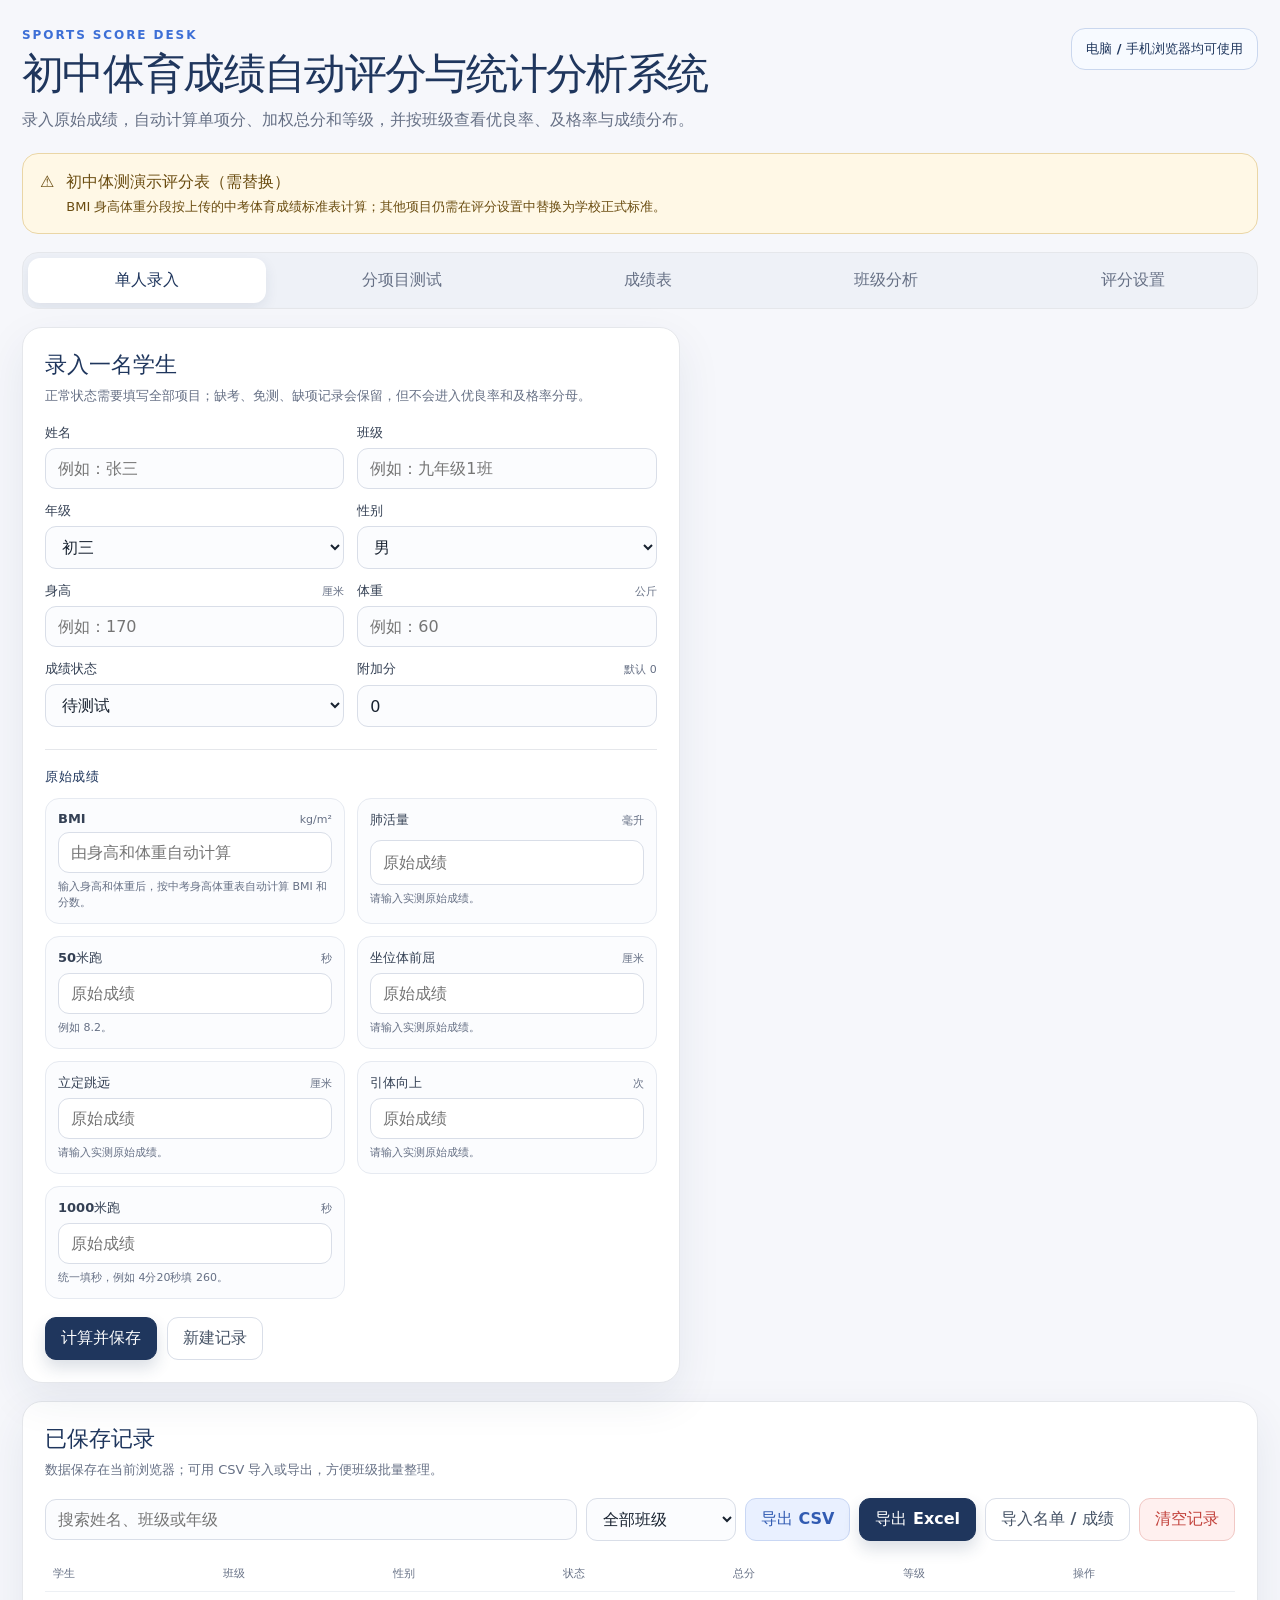
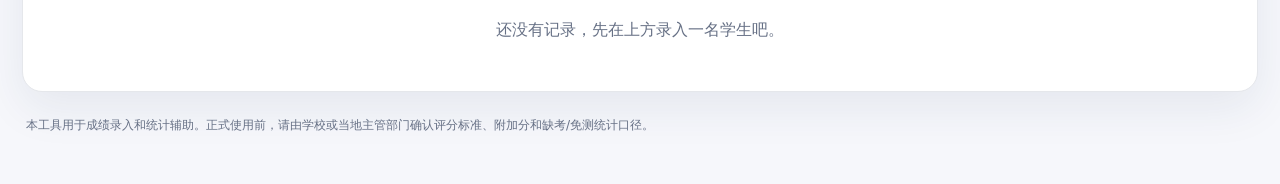
<file: index.html>
<!doctype html>
<html lang="zh-CN">
  <head>
    <meta charset="UTF-8" />
    <meta name="viewport" content="width=device-width, initial-scale=1.0" />
    <meta name="description" content="初中体育成绩自动评分与统计分析系统" />
    <title>初中体育成绩自动评分与统计分析系统</title>
    <link rel="stylesheet" href="./styles.css" />
  </head>
  <body>
    <main class="app-shell">
      <header class="topbar">
        <div>
          <p class="eyebrow">SPORTS SCORE DESK</p>
          <h1>初中体育成绩自动评分与统计分析系统</h1>
          <p class="subtitle">录入原始成绩，自动计算单项分、加权总分和等级，并按班级查看优良率、及格率与成绩分布。</p>
        </div>
        <div class="topbar-badge">电脑 / 手机浏览器均可使用</div>
      </header>

      <section class="notice" aria-live="polite">
        <div aria-hidden="true">⚠️</div>
        <div>
          <strong id="standard-title">评分标准</strong>
          <p id="standard-note">请在“评分设置”中确认并替换为学校、地区和年份对应的正式标准。</p>
        </div>
      </section>

      <nav class="tabs" aria-label="功能导航">
        <button type="button" data-tab="input" class="active">单人录入</button>
        <button type="button" data-tab="project">分项目测试</button>
        <button type="button" data-tab="final">成绩表</button>
        <button type="button" data-tab="analysis">班级分析</button>
        <button type="button" data-tab="settings">评分设置</button>
      </nav>

      <section data-panel="input" class="active">
        <div class="input-layout">
          <section id="input-panel" class="card">
            <div class="card-inner">
              <div class="card-heading">
                <div>
                  <h2 id="form-title">录入一名学生</h2>
                  <p>正常状态需要填写全部项目；缺考、免测、缺项记录会保留，但不会进入优良率和及格率分母。</p>
                </div>
              </div>
              <form id="student-form">
                <div class="identity-grid">
                  <label class="field" for="student-name"><span>姓名</span><input id="student-name" required placeholder="例如：张三" /></label>
                  <label class="field" for="class-name"><span>班级</span><input id="class-name" required placeholder="例如：九年级1班" /></label>
                  <label class="field" for="grade"><span>年级</span><select id="grade"><option>初一</option><option>初二</option><option selected>初三</option></select></label>
                  <label class="field" for="gender"><span>性别</span><select id="gender"><option value="male">男</option><option value="female">女</option></select></label>
                  <label class="field" for="height"><span>身高 <small>厘米</small></span><input id="height" type="number" min="1" step="0.1" placeholder="例如：170" /></label>
                  <label class="field" for="weight"><span>体重 <small>公斤</small></span><input id="weight" type="number" min="1" step="0.1" placeholder="例如：60" /></label>
                  <label class="field" for="status"><span>成绩状态</span><select id="status"><option value="pending">待测试</option><option value="active">正常</option><option value="absent">缺考</option><option value="exempt">免测</option><option value="incomplete">缺项</option></select></label>
                  <label class="field" for="bonus"><span>附加分 <small>默认 0</small></span><input id="bonus" type="number" min="0" step="0.1" value="0" placeholder="没有就填 0" /></label>
                </div>

                <div class="section-label">原始成绩</div>
                <div id="score-fields" class="score-fields"></div>

                <div class="form-actions">
                  <button id="submit-record" class="button-primary" type="submit">计算并保存</button>
                  <button id="reset-form" class="button-ghost" type="button">新建记录</button>
                  <span id="form-message" class="message" aria-live="polite"></span>
                </div>
              </form>
            </div>
          </section>

          <section id="result-panel" class="card result-panel hidden" aria-live="polite">
            <div class="card-inner">
              <div class="card-heading">
                <div>
                  <h2>本次计算结果</h2>
                  <p>总分按当前评分设置的权重计算。</p>
                </div>
              </div>
              <div class="result-summary">
                <div class="result-stat"><small>加权基础分</small><strong id="result-base">—</strong></div>
                <div class="result-stat"><small>总分</small><strong id="result-total">—</strong></div>
                <div class="result-stat"><small>等级</small><span id="result-grade" class="grade-pill neutral">—</span></div>
              </div>
              <div class="table-wrap">
                <table class="result-table">
                  <thead><tr><th>项目</th><th>原始成绩</th><th>单项分</th><th>权重</th><th>折算分</th></tr></thead>
                  <tbody id="result-items"></tbody>
                </table>
              </div>
            </div>
          </section>
        </div>

        <section class="card list-card">
          <div class="card-inner">
            <div class="card-heading">
              <div>
                <h2>已保存记录</h2>
                <p>数据保存在当前浏览器；可用 CSV 导入或导出，方便班级批量整理。</p>
              </div>
              <span id="list-message" class="message" aria-live="polite"></span>
            </div>
            <div class="toolbar">
              <input id="search-input" placeholder="搜索姓名、班级或年级" aria-label="搜索记录" />
              <select id="filter-class" aria-label="按班级筛选"><option value="">全部班级</option></select>
              <button id="export-csv" class="button-secondary" type="button">导出 CSV</button>
              <button id="export-xlsx" class="button-primary" type="button">导出 Excel</button>
              <label class="button-ghost" for="import-csv">导入名单 / 成绩<input id="import-csv" type="file" accept=".xlsx,.csv,.tsv,application/vnd.openxmlformats-officedocument.spreadsheetml.sheet,text/csv" hidden /></label>
              <button id="clear-records" class="button-danger" type="button">清空记录</button>
            </div>
            <div class="table-wrap">
              <table class="records-table">
                <thead><tr><th>学生</th><th>班级</th><th>性别</th><th>状态</th><th>总分</th><th>等级</th><th>操作</th></tr></thead>
                <tbody id="records-body"></tbody>
              </table>
              <div id="empty-records" class="empty-state">还没有记录，先在上方录入一名学生吧。</div>
            </div>
          </div>
        </section>
      </section>

      <section data-panel="project">
        <section class="card">
          <div class="card-inner">
            <div class="card-heading">
              <div>
                <h2>分项目测试台</h2>
                <p>先导入全部测试名单，再选择今天要测试的项目。录入一人的成绩后会立即保存，下一节课换项目即可继续。</p>
              </div>
              <span id="roster-message" class="message" aria-live="polite"></span>
            </div>

            <div class="roster-actions">
              <label class="button-secondary" for="roster-file">导入 Excel / CSV 名单<input id="roster-file" type="file" accept=".xlsx,.csv,.tsv,application/vnd.openxmlformats-officedocument.spreadsheetml.sheet,text/csv" hidden /></label>
              <button id="download-roster-template" class="button-ghost" type="button">下载名单模板</button>
              <span class="helper-text">支持 .xlsx 多工作表和 CSV，一次导入全部班级；表头至少包含：姓名、班级。选择 BMI 项目后输入身高和体重，系统按中考身高体重表计算 BMI 和标准分。</span>
            </div>

            <div class="project-toolbar">
              <label class="field compact-field" for="project-select"><span>当前测试项目</span><select id="project-select"></select></label>
              <label class="field compact-field" for="project-class-filter"><span>班级</span><select id="project-class-filter"><option value="">全部班级</option></select></label>
              <label class="field compact-field project-search" for="project-search"><span>查找学生</span><input id="project-search" placeholder="姓名或班级" /></label>
            </div>

            <div class="project-metrics">
              <div class="metric"><small>名单人数</small><strong id="project-roster-count">0</strong></div>
              <div class="metric"><small>本项目已录</small><strong id="project-completed-count">0</strong></div>
              <div class="metric"><small>当前顺序</small><strong id="project-current-order">—</strong></div>
              <div class="metric"><small>当前项目</small><strong id="project-current-label">—</strong></div>
            </div>

            <div class="project-workspace">
              <section class="project-current card-subtle">
                <p class="eyebrow">CURRENT STUDENT</p>
                <h3 id="project-student-name">请先导入测试名单</h3>
                <p id="project-student-meta" class="muted-line">导入名单后，系统会按照名单顺序准备测试对象。</p>
                <label class="field" for="project-student-select"><span>选择当前学生</span><select id="project-student-select"><option value="">暂无学生</option></select></label>
                <label class="field project-score-input" for="project-score-input"><span id="project-score-label">成绩</span><input id="project-score-input" type="number" inputmode="decimal" step="0.1" disabled placeholder="选择学生后输入" /></label>
                <div id="project-bmi-inputs" class="project-bmi-inputs hidden">
                  <label class="field" for="project-height-input"><span>身高 <small>厘米</small></span><input id="project-height-input" type="number" min="1" step="0.1" placeholder="例如：170" disabled /></label>
                  <label class="field" for="project-weight-input"><span>体重 <small>公斤</small></span><input id="project-weight-input" type="number" min="1" step="0.1" placeholder="例如：60" disabled /></label>
                  <p id="project-bmi-preview" class="auto-save-note">输入身高和体重后，系统会计算 BMI 和身高体重标准分。</p>
                </div>
                <label class="field" for="project-status"><span>当前状态</span><select id="project-status" disabled><option value="pending">待测试</option><option value="active">正常</option><option value="incomplete">未完成</option><option value="absent">缺考</option><option value="exempt">免测</option></select></label>
                <p id="project-auto-save" class="auto-save-note">输入成绩后会自动保存到当前浏览器。</p>
                <div class="form-actions">
                  <button id="project-prev" class="button-ghost" type="button">上一人</button>
                  <button id="project-save-next" class="button-primary" type="button">保存并下一人</button>
                  <button id="project-skip" class="button-ghost" type="button">跳过此人</button>
                </div>
              </section>

              <section class="project-list card-subtle">
                <div class="card-heading compact-heading">
                  <div>
                    <h3>测试名单顺序</h3>
                    <p>点击“测试”可以直接切换当前学生。</p>
                  </div>
                </div>
                <div class="table-wrap">
                  <table class="records-table project-table">
                    <thead><tr><th>顺序</th><th>学生</th><th>班级</th><th>本项目成绩</th><th>状态</th><th>操作</th></tr></thead>
                    <tbody id="project-student-body"></tbody>
                  </table>
                  <div id="project-empty" class="empty-state">还没有名单，请先导入 Excel 或 CSV。</div>
                </div>
              </section>
            </div>
          </div>
        </section>
      </section>

      <section data-panel="final">
        <section class="card">
          <div class="card-inner">
            <div class="card-heading">
              <div>
                <h2>最终成绩表</h2>
                <p>所有项目完成后，这里会自动生成完整成绩表；未完成项目会明确显示状态。</p>
              </div>
              <span id="final-message" class="message" aria-live="polite"></span>
            </div>
            <div class="toolbar">
              <input id="final-search" placeholder="搜索姓名或班级" aria-label="搜索成绩表" />
              <select id="final-class-filter" aria-label="按班级筛选成绩表"><option value="">全部班级</option></select>
              <button id="export-final-csv" class="button-secondary" type="button">导出成绩表 CSV</button>
              <button id="export-final-xlsx" class="button-primary" type="button">导出成绩表 Excel</button>
            </div>
            <p class="final-note">成绩表会随着分项目测试自动更新。可以导出 Excel（.xlsx）或 CSV 文件，用 Excel、WPS 打开和打印。</p>
            <div class="table-wrap">
              <table class="records-table final-table">
                <thead><tr><th>顺序</th><th>姓名</th><th>班级</th><th>性别</th><th>状态</th><th>身高</th><th>体重</th><th>BMI值</th><th>BMI分</th><th>肺活量</th><th>50米</th><th>体前屈</th><th>跳远</th><th>力量</th><th>耐力</th><th>总分</th><th>等级</th></tr></thead>
                <tbody id="final-table-body"></tbody>
              </table>
              <div id="final-empty" class="empty-state">导入名单或录入成绩后，这里会生成成绩表。</div>
            </div>
          </div>
        </section>
      </section>

      <section data-panel="analysis">
        <section class="card">
          <div class="card-inner">
            <div class="card-heading">
              <div>
                <h2>班级分析</h2>
                <p>统计只使用“正常”且项目完整的有效成绩。</p>
              </div>
              <select id="analysis-class" aria-label="选择分析班级"><option value="">全体</option></select>
            </div>
            <div class="metric-grid">
              <div class="metric"><small>记录总数</small><strong id="metric-total">0</strong></div>
              <div class="metric"><small>有效成绩</small><strong id="metric-valid">0</strong></div>
              <div class="metric"><small>平均分</small><strong id="metric-average">—</strong></div>
              <div class="metric"><small>优良率</small><strong id="metric-excellent-good">0.0%</strong></div>
              <div class="metric"><small>及格率</small><strong id="metric-pass">0.0%</strong></div>
            </div>
            <div class="analysis-grid">
              <div class="chart-card" style="border:1px solid var(--line);border-radius:16px;">
                <h3>等级分布</h3>
                <div id="grade-bars"></div>
              </div>
              <div class="chart-card" style="border:1px solid var(--line);border-radius:16px;">
                <h3>统计口径</h3>
                <p id="analysis-note" class="analysis-note">暂无数据。</p>
                <div class="settings-help" style="margin-top:18px;">
                  <strong>计算方式</strong>
                  <ul>
                    <li>优良率 =（优秀人数 + 良好人数）÷ 有效成绩人数。</li>
                    <li>及格率 = 总分达到 60 分的人数 ÷ 有效成绩人数。</li>
                    <li>等级阈值和项目权重可在“评分设置”中修改。</li>
                  </ul>
                </div>
              </div>
            </div>
          </div>
        </section>
      </section>

      <section data-panel="settings">
        <section class="card">
          <div class="card-inner">
            <div class="card-heading">
              <div>
                <h2>评分设置</h2>
                <p>请按学校、地区和年份，把正式评分表整理为 JSON 后保存。保存后会重新计算已有记录。</p>
              </div>
              <span id="settings-message" class="message" aria-live="polite"></span>
            </div>
            <div class="settings-grid">
              <label class="field" for="standard-json"><span>当前评分标准 JSON</span><textarea id="standard-json" spellcheck="false"></textarea></label>
              <div class="settings-help">
                <strong>修改提示</strong>
                <ul>
                  <li><code>weights</code> 是各项目权重，通常合计 100。</li>
                  <li><code>male</code> / <code>female</code> 是男生、女生评分档位。</li>
                  <li><code>direction: higher</code> 表示数值越高越好；<code>lower</code> 表示越低越好；<code>range</code> 表示区间。</li>
                  <li><code>gradeBands</code> 的 <code>min</code> 是等级起始分。</li>
                  <li>当前演示表只是程序示例，不代表正式标准。</li>
                </ul>
                <div class="form-actions">
                  <button id="load-demo" class="button-ghost" type="button">载入演示表</button>
                  <button id="save-standard" class="button-primary" type="button">保存并启用</button>
                </div>
              </div>
            </div>
          </div>
        </section>
      </section>

      <footer style="padding:24px 4px 0;color:var(--muted);font-size:12px;line-height:1.6;">
        本工具用于成绩录入和统计辅助。正式使用前，请由学校或当地主管部门确认评分标准、附加分和缺考/免测统计口径。
      </footer>
    </main>
    <script type="module" src="./src/app.js?v=20261019-3"></script>
  </body>
</html>
</file>
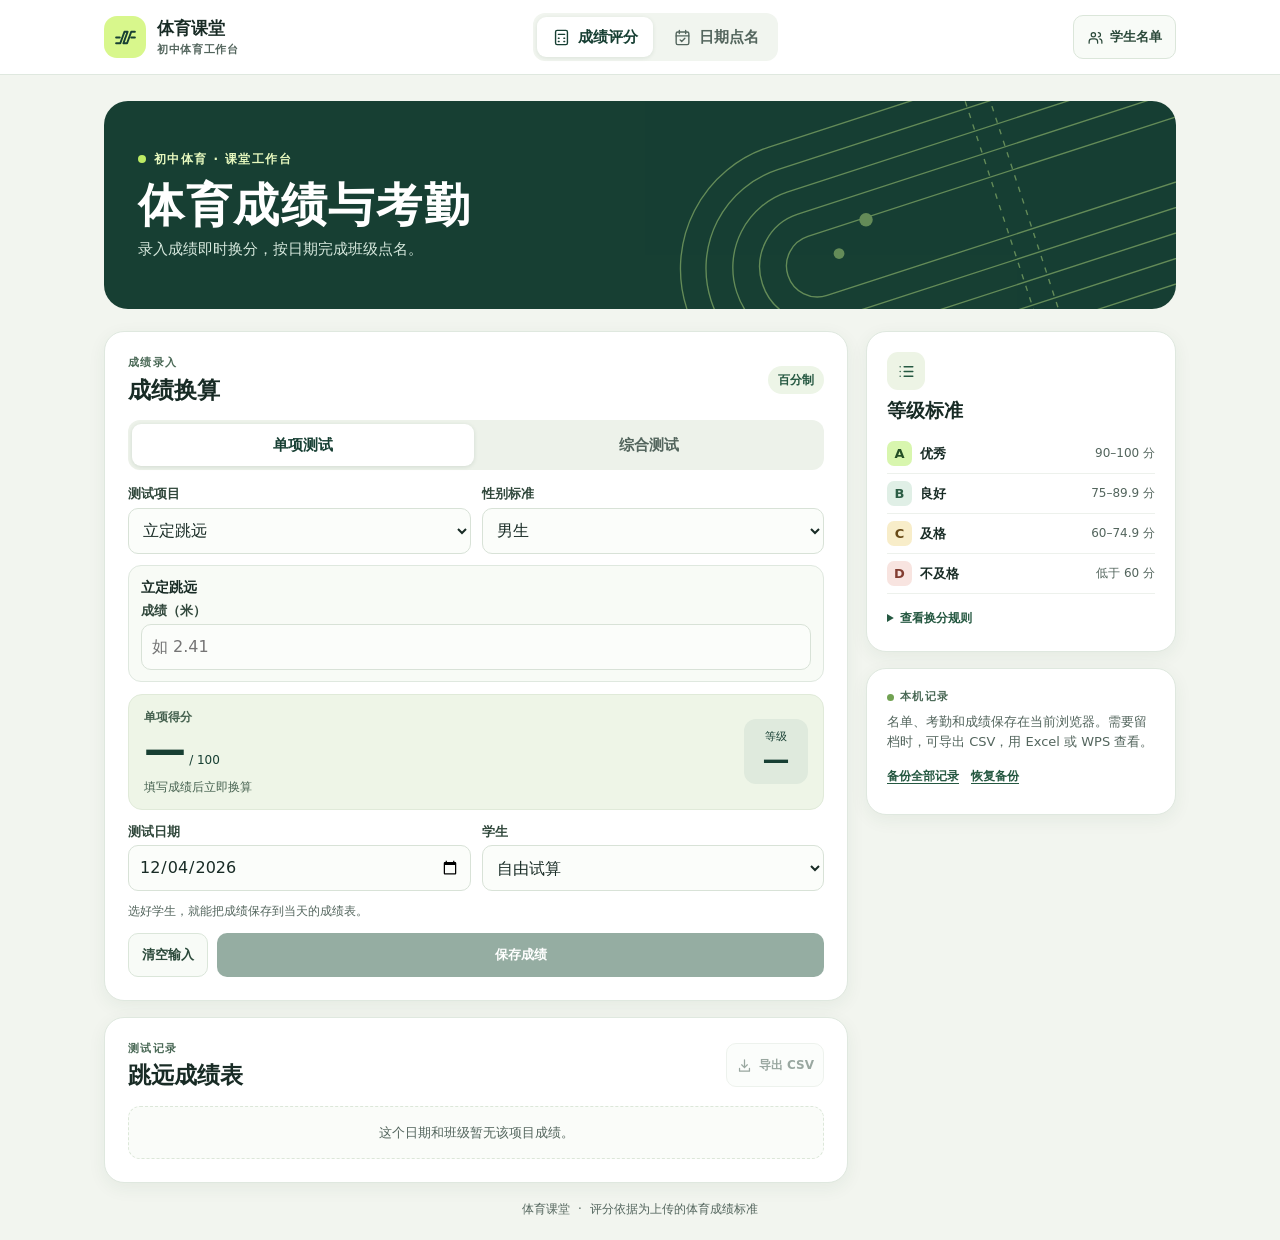
<file: classroom/index.html>
<!doctype html>
<html lang="zh-CN">
<head>
  <meta charset="utf-8">
  <meta name="viewport" content="width=device-width, initial-scale=1, viewport-fit=cover">
  <meta name="theme-color" content="#f2f5ef">
  <meta name="description" content="初中体育课堂的单项换分、综合测试和日期考勤工具。">
  <title>体育课堂 · 手机工作台</title>
  <link rel="icon" href="icon.svg" type="image/svg+xml">
  <link rel="stylesheet" href="style.css?v=2">
  <script defer src="rules.js"></script>
  <script defer src="app.js?v=2"></script>
</head>
<body>
  <svg class="symbols" aria-hidden="true" xmlns="http://www.w3.org/2000/svg">
    <symbol id="i-logo" viewBox="0 0 24 24"><path d="M3 17.5h4l4-11h3l-4 11h3.5l4-11H21"/><path d="M3 12h3.5m11 0H21"/></symbol>
    <symbol id="i-score" viewBox="0 0 24 24"><rect x="4.5" y="3" width="15" height="18" rx="2"/><path d="M8 8h8m-8 5h1m6 0h1m-8 4h1m6 0h1"/></symbol>
    <symbol id="i-check" viewBox="0 0 24 24"><rect x="4" y="5" width="16" height="16" rx="2"/><path d="M8 3v4m8-4v4M4 10h16m-11 5 2 2 4-4"/></symbol>
    <symbol id="i-users" viewBox="0 0 24 24"><circle cx="9" cy="8" r="3"/><path d="M3 20v-2a4 4 0 0 1 4-4h4a4 4 0 0 1 4 4v2M16 5a3 3 0 0 1 0 6m2 3a4 4 0 0 1 3 4v2"/></symbol>
    <symbol id="i-down" viewBox="0 0 24 24"><path d="M12 4v11m-4-4 4 4 4-4M5 16v4h14v-4"/></symbol>
    <symbol id="i-list" viewBox="0 0 24 24"><path d="M9 6h11M9 12h11M9 18h11M4 6h.01M4 12h.01M4 18h.01"/></symbol>
    <symbol id="i-close" viewBox="0 0 24 24"><path d="m6 6 12 12M18 6 6 18"/></symbol>
  </svg>
  <header class="top">
    <div class="top-inner">
      <a class="brand" href="#score" aria-label="体育课堂首页"><span class="logo"><svg><use href="#i-logo"/></svg></span><span>体育课堂<small>初中体育工作台</small></span></a>
      <nav class="nav" aria-label="工作台导航">
        <a href="#score" id="nav-score"><svg><use href="#i-score"/></svg>成绩评分</a>
        <a href="#attendance" id="nav-attendance"><svg><use href="#i-check"/></svg>日期点名</a>
      </nav>
      <button type="button" class="button secondary roster-open" id="open-roster"><svg><use href="#i-users"/></svg>学生名单</button>
    </div>
  </header>
  <main class="shell">
    <section class="hero" aria-labelledby="hero-title">
      <div class="hero-copy">
        <p class="kicker"><span></span> 初中体育 · 课堂工作台</p>
        <h1 id="hero-title">体育成绩与考勤</h1>
        <p>录入成绩即时换分，按日期完成班级点名。</p>
      </div>
      <svg class="track" viewBox="0 0 460 238" preserveAspectRatio="xMaxYMid slice" aria-hidden="true">
        <g fill="none" stroke="currentColor">
          <rect x="85" y="25" width="490" height="190" rx="95" transform="rotate(-18 330 120)"/>
          <rect x="104" y="43" width="452" height="154" rx="77" transform="rotate(-18 330 120)"/>
          <rect x="124" y="61" width="412" height="118" rx="59" transform="rotate(-18 330 120)"/>
          <rect x="144" y="79" width="372" height="82" rx="41" transform="rotate(-18 330 120)"/>
          <rect x="164" y="97" width="332" height="46" rx="23" transform="rotate(-18 330 120)"/>
          <path d="m315 20 64 195m-81-190 64 195" stroke-dasharray="4 5"/>
          <circle cx="230" cy="130" r="5" fill="currentColor" stroke="none"/>
          <circle cx="210" cy="155" r="4" fill="currentColor" stroke="none"/>
        </g>
      </svg>
    </section>
    <div class="layout">
      <div class="workspace">
        <section id="page-score" aria-labelledby="score-title">
          <section class="card">
            <div class="section-head">
              <div><p class="eyebrow">成绩录入</p><h2 id="score-title">成绩换算</h2></div>
              <span class="tag">百分制</span>
            </div>
            <div class="segments" aria-label="测试类型">
              <button type="button" data-mode="single" aria-pressed="true">单项测试</button>
              <button type="button" data-mode="composite" aria-pressed="false">综合测试</button>
            </div>
            <div class="fields split score-options">
              <label id="score-item-label">测试项目<select id="score-item">
                <option value="jump">立定跳远</option><option value="ball">掷实心球</option>
                <option value="run">耐久跑</option><option value="weight">身高标准体重</option>
              </select></label>
              <label>性别标准<select id="score-sex"><option value="m">男生</option><option value="f">女生</option></select></label>
            </div>
            <div id="score-inputs" class="score-inputs"></div>
            <div class="result" aria-live="polite">
              <div><p id="result-label">单项得分</p><div class="result-number"><strong id="result-number">—</strong><span> / 100</span></div><p id="result-note" class="result-note">填写成绩后立即换算</p></div>
              <div id="result-grade" class="result-grade"><span>等级</span><strong>—</strong></div>
            </div>
            <div class="fields split score-save-fields">
              <label>测试日期<input id="score-date" type="date"></label>
              <label>学生<select id="score-student"></select></label>
            </div>
            <p class="hint">选好学生，就能把成绩保存到当天的成绩表。</p>
            <div class="actions">
              <button type="button" id="clear-score" class="button secondary">清空输入</button>
              <button type="button" id="save-score" class="button primary" disabled>保存成绩</button>
            </div>
          </section>
          <section class="card">
            <div class="section-head">
              <div><p class="eyebrow">测试记录</p><h2 id="score-record-title">当日成绩表</h2></div>
              <button type="button" id="export-scores" class="button secondary compact" disabled><svg><use href="#i-down"/></svg>导出 CSV</button>
            </div>
            <div class="fields split" id="score-record-controls" hidden>
              <label>有记录的日期<select id="score-history"></select></label>
              <label>班级筛选<select id="score-class"></select></label>
            </div>
            <div id="score-stats" class="stats" hidden></div>
            <div id="score-records"></div>
          </section>
        </section>
        <section id="page-attendance" aria-labelledby="attendance-title" hidden>
          <section class="card">
            <div class="section-head">
              <div><p class="eyebrow">按日登记</p><h2 id="attendance-title">考勤表</h2></div>
              <button type="button" id="export-attendance" class="button secondary compact" disabled><svg><use href="#i-down"/></svg>导出 CSV</button>
            </div>
            <div class="fields split">
              <label>点名日期<input id="attendance-date" type="date"></label>
              <label>班级<select id="attendance-class"></select></label>
            </div>
            <div class="fields split attendance-filters">
              <label>历史考勤<select id="attendance-history"></select></label>
              <label>查找学生<input id="attendance-search" type="search" placeholder="姓名或学号" autocomplete="off"></label>
            </div>
            <div id="attendance-stats" class="stats attendance-stats" aria-live="polite"></div>
            <div class="attendance-toolbar">
              <p class="hint">点选状态即保存，再点一次可取消。</p>
              <button type="button" id="mark-present" class="button secondary compact" disabled>未登记设为出勤</button>
            </div>
            <div id="attendance-list"></div>
          </section>
        </section>
      </div>
      <aside class="aside" aria-label="使用说明">
        <section class="card guide">
          <div class="guide-icon"><svg><use href="#i-list"/></svg></div>
          <h2>等级标准</h2>
          <dl class="grade-scale">
            <div><dt><span class="pill grade-A">A</span> 优秀</dt><dd>90–100 分</dd></div>
            <div><dt><span class="pill grade-B">B</span> 良好</dt><dd>75–89.9 分</dd></div>
            <div><dt><span class="pill grade-C">C</span> 及格</dt><dd>60–74.9 分</dd></div>
            <div><dt><span class="pill grade-D">D</span> 不及格</dt><dd>低于 60 分</dd></div>
          </dl>
          <details>
            <summary>查看换分规则</summary>
            <p>依据你提供的《中考体育成绩标准》。运动项目按达到的最高档计分，低于表内 10 分档计 0 分。</p>
            <p>综合分＝（跳远分＋实心球分＋耐久跑分）× 0.3 ＋身高标准体重分 × 0.1。</p>
            <p>身高体重按 0.1 为单位。表中重叠的体重区间按后一档下限判定，超出身高表范围时按附件的换算注释处理。</p>
          </details>
        </section>
        <section class="card guide storage">
          <p class="eyebrow"><span></span> 本机记录</p>
          <p>名单、考勤和成绩保存在当前浏览器。需要留档时，可导出 CSV，用 Excel 或 WPS 查看。</p>
          <div class="backup-actions">
            <button type="button" class="text-button" id="backup-data">备份全部记录</button>
            <button type="button" class="text-button" id="restore-data">恢复备份</button>
            <input id="restore-file" type="file" accept=".json,application/json" hidden>
          </div>
        </section>
      </aside>
    </div>
    <footer class="foot">体育课堂 <span>·</span> 评分依据为上传的体育成绩标准</footer>
  </main>
  <dialog id="roster-dialog" aria-labelledby="roster-title">
    <div class="dialog-body">
      <div class="section-head">
        <div><p class="eyebrow">班级管理</p><h2 id="roster-title">学生名单</h2></div>
        <button type="button" id="close-roster" class="button secondary icon-button" aria-label="关闭学生名单"><svg><use href="#i-close"/></svg></button>
      </div>
      <section class="roster-import" aria-labelledby="roster-import-title">
        <h3 id="roster-import-title">批量导入名单</h3>
        <p class="hint">支持 Excel（.xlsx）和 CSV。表头填写姓名、班级、性别，学号可选。性别填男或女。</p>
        <div class="roster-import-actions">
          <button type="button" class="button primary" id="roster-import-file">选择名单文件</button>
          <button type="button" class="button secondary" id="roster-template">下载 CSV 模板</button>
          <input id="roster-file" type="file" accept=".xlsx,.csv,application/vnd.openxmlformats-officedocument.spreadsheetml.sheet,text/csv" hidden>
        </div>
        <p id="roster-file-feedback" class="hint" role="status" hidden></p>
      </section>
      <details class="roster-manual">
        <summary>手动添加或粘贴名单</summary>
        <form id="roster-form">
          <div class="fields split">
            <label>班级<input id="roster-class" maxlength="40" required placeholder="如 初三（1）班" list="class-list"><datalist id="class-list"></datalist></label>
            <label>性别<select id="roster-sex"><option value="m">男生</option><option value="f">女生</option></select></label>
          </div>
          <label>姓名或批量名单<textarea id="roster-names" rows="4" required maxlength="12000" placeholder="一行一人，如：&#10;张同学&#10;李同学,02"></textarea></label>
          <p class="hint">同一班、同一性别可一次添加多人。一行一个姓名，也可填「姓名,学号」。</p>
          <button class="button primary full" type="submit">添加到名单</button>
          <p id="roster-feedback" class="hint" role="status"></p>
        </form>
      </details>
      <div class="roster-tools">
        <label>筛选名单<select id="roster-class-filter"></select></label>
        <div class="roster-batch">
          <label class="roster-check"><input id="roster-select-all" type="checkbox">全选当前名单</label>
          <span id="roster-selection-count" class="hint" aria-live="polite">已选 0 人</span>
          <button type="button" class="button danger" id="roster-delete" disabled>批量删除</button>
        </div>
      </div>
      <p id="roster-delete-feedback" class="hint" role="status" hidden></p>
      <div id="roster-list"></div>
    </div>
  </dialog>
  <dialog id="roster-delete-dialog" aria-labelledby="roster-delete-title" aria-describedby="roster-delete-detail">
    <div class="dialog-body">
      <h2 id="roster-delete-title">确认批量删除</h2>
      <p id="roster-delete-detail"></p>
      <form method="dialog" class="roster-delete-actions">
        <button type="submit" value="cancel" class="button secondary" autofocus>取消</button>
        <button type="submit" value="delete" class="button danger">确认删除</button>
      </form>
    </div>
  </dialog>
  <div id="storage-warning" class="storage-warning" role="alert" hidden></div>
  <div id="toast" class="toast" role="status" hidden></div>
</body>
</html>
</file>
<file: styles.css>
:root {
  --ink: #182230;
  --muted: #667085;
  --line: #e5e7eb;
  --paper: #ffffff;
  --canvas: #f6f7fb;
  --navy: #1f365d;
  --blue: #3d6fd6;
  --blue-soft: #e9f0ff;
  --green: #138a63;
  --green-soft: #e9f8f1;
  --gold: #b7791f;
  --gold-soft: #fff8e6;
  --red: #c2413b;
  --red-soft: #fff0ef;
  --shadow: 0 16px 45px rgba(31, 54, 93, 0.08);
  font-family: "Noto Sans SC", "Microsoft YaHei", system-ui, sans-serif;
  color: var(--ink);
  background: var(--canvas);
  font-synthesis: none;
}

* { box-sizing: border-box; }

body { margin: 0; min-width: 320px; background: var(--canvas); }

button, input, select, textarea { font: inherit; }
button { cursor: pointer; }

.app-shell { max-width: 1280px; margin: 0 auto; padding: 28px 22px 48px; }

.topbar { display: flex; align-items: flex-start; justify-content: space-between; gap: 20px; margin-bottom: 20px; }
.eyebrow { margin: 0 0 8px; color: var(--blue); font-size: 12px; font-weight: 800; letter-spacing: .16em; text-transform: uppercase; }
h1, h2, h3, p { margin-top: 0; }
h1 { margin-bottom: 8px; color: var(--navy); font-size: clamp(28px, 4vw, 42px); line-height: 1.15; letter-spacing: -.04em; }
h2 { margin-bottom: 5px; color: var(--navy); font-size: 22px; }
h3 { margin-bottom: 5px; color: var(--navy); font-size: 16px; }
.subtitle { max-width: 700px; margin-bottom: 0; color: var(--muted); line-height: 1.7; }

.topbar-badge { flex: 0 0 auto; padding: 11px 14px; border: 1px solid #cad7ee; border-radius: 14px; color: var(--navy); background: #f7faff; font-size: 13px; font-weight: 700; }

.notice { display: flex; align-items: flex-start; gap: 12px; margin: 0 0 18px; padding: 15px 17px; border: 1px solid #ead6a6; border-radius: 16px; color: #6a4c10; background: var(--gold-soft); line-height: 1.6; }
.notice strong { display: block; margin-bottom: 2px; }
.notice p { margin: 0; font-size: 13px; }

.tabs { display: flex; gap: 8px; margin-bottom: 18px; padding: 5px; border: 1px solid var(--line); border-radius: 16px; background: #eef1f7; overflow-x: auto; }
.tabs button { flex: 1 0 auto; padding: 12px 16px; border: 0; border-radius: 12px; color: var(--muted); background: transparent; font-weight: 700; white-space: nowrap; }
.tabs button.active { color: var(--navy); background: var(--paper); box-shadow: 0 5px 14px rgba(31,54,93,.09); }

[data-panel] { display: none; }
[data-panel].active { display: block; }

.card { border: 1px solid var(--line); border-radius: 20px; background: var(--paper); box-shadow: var(--shadow); }
.card-inner { padding: 22px; }
.card-heading { display: flex; align-items: flex-start; justify-content: space-between; gap: 16px; margin-bottom: 18px; }
.card-heading p { margin-bottom: 0; color: var(--muted); font-size: 13px; line-height: 1.65; }

.input-layout { display: grid; grid-template-columns: minmax(0, 1.08fr) minmax(350px, .92fr); gap: 18px; align-items: start; }
.identity-grid { display: grid; grid-template-columns: repeat(2, minmax(0, 1fr)); gap: 13px; }
.field { display: grid; gap: 6px; }
.field > span { display: flex; align-items: baseline; justify-content: space-between; color: #344054; font-size: 13px; font-weight: 800; }
.field small { color: var(--muted); font-size: 11px; font-weight: 500; }
.field em { color: var(--muted); font-size: 11px; font-style: normal; line-height: 1.45; }
.field input, .field select, .field textarea, .toolbar input, .toolbar select { width: 100%; padding: 10px 12px; border: 1px solid #d9dee8; border-radius: 11px; color: var(--ink); background: #fbfcfe; outline: 0; transition: border .15s, box-shadow .15s; }
.field input:focus, .field select:focus, .field textarea:focus, .toolbar input:focus, .toolbar select:focus { border-color: var(--blue); box-shadow: 0 0 0 3px rgba(61,111,214,.13); }
.field textarea { min-height: 320px; resize: vertical; font-family: ui-monospace, SFMono-Regular, Consolas, monospace; font-size: 12px; line-height: 1.55; }

.section-label { margin: 22px 0 12px; padding-top: 18px; border-top: 1px solid var(--line); color: var(--navy); font-size: 13px; font-weight: 900; letter-spacing: .04em; }
.score-fields { display: grid; grid-template-columns: repeat(2, minmax(0, 1fr)); gap: 12px; }
.score-field { padding: 12px; border: 1px solid #e6eaf1; border-radius: 14px; background: #fbfcfe; }
.score-field input { background: #fff; }
.form-actions { display: flex; align-items: center; flex-wrap: wrap; gap: 10px; margin-top: 18px; }
.form-actions .message { flex: 1 1 200px; }

.button-primary, .button-secondary, .button-ghost, .button-danger { display: inline-flex; align-items: center; justify-content: center; gap: 7px; min-height: 42px; padding: 10px 15px; border-radius: 11px; font-weight: 800; transition: transform .15s, box-shadow .15s, background .15s; }
.button-primary { border: 1px solid var(--navy); color: #fff; background: var(--navy); box-shadow: 0 8px 16px rgba(31,54,93,.16); }
.button-primary:hover, .button-secondary:hover, .button-ghost:hover, .button-danger:hover { transform: translateY(-1px); }
.button-secondary { border: 1px solid #c9d7f4; color: #315bb2; background: var(--blue-soft); }
.button-ghost { border: 1px solid #d9dee8; color: #475467; background: #fff; }
.button-danger { border: 1px solid #f1c8c5; color: var(--red); background: var(--red-soft); }
.danger-text { color: var(--red) !important; }
.message { min-height: 20px; color: var(--muted); font-size: 13px; line-height: 1.45; }
.message.success { color: var(--green); }
.message.error { color: var(--red); }

.result-panel { position: sticky; top: 18px; }
.result-summary { display: grid; grid-template-columns: 1fr 1fr; gap: 10px; margin: 15px 0 18px; }
.result-stat { padding: 14px; border-radius: 15px; background: #f5f7fb; }
.result-stat small { display: block; margin-bottom: 4px; color: var(--muted); font-size: 11px; }
.result-stat strong { color: var(--navy); font-size: 28px; letter-spacing: -.04em; }
.result-stat .grade-pill { font-size: 16px; }
.result-table, .records-table { width: 100%; border-collapse: collapse; }
.result-table th, .result-table td, .records-table th, .records-table td { padding: 10px 8px; border-bottom: 1px solid #edf0f4; text-align: left; vertical-align: middle; font-size: 12px; }
.result-table th, .records-table th { color: var(--muted); font-size: 11px; font-weight: 800; white-space: nowrap; }
.result-table td:nth-child(n+2) { color: #475467; }

.grade-pill, .status-chip { display: inline-flex; align-items: center; justify-content: center; padding: 4px 9px; border-radius: 999px; font-size: 11px; font-weight: 900; white-space: nowrap; }
.grade-pill.excellent, .status-chip.active { color: var(--green); background: var(--green-soft); }
.grade-pill.good { color: #2b65bd; background: #edf4ff; }
.grade-pill.pass { color: var(--gold); background: var(--gold-soft); }
.grade-pill.fail, .status-chip.absent { color: var(--red); background: var(--red-soft); }
.grade-pill.neutral, .status-chip.exempt, .status-chip.incomplete { color: #667085; background: #f1f3f6; }

.list-card { margin-top: 18px; }
.toolbar { display: flex; align-items: center; flex-wrap: wrap; gap: 9px; margin-bottom: 15px; }
.toolbar input { flex: 1 1 220px; }
.toolbar select { flex: 0 1 150px; }
.table-wrap { overflow-x: auto; }
.records-table { min-width: 780px; }
.records-table td strong, .records-table td small { display: block; }
.records-table td small { margin-top: 2px; color: var(--muted); font-size: 11px; }
.records-table .actions { white-space: nowrap; }
.records-table .actions button { padding: 4px 6px; border: 0; color: var(--blue); background: transparent; font-size: 11px; font-weight: 800; }
.empty-state { padding: 28px 12px; color: var(--muted); text-align: center; }

.metric-grid { display: grid; grid-template-columns: repeat(5, minmax(0, 1fr)); gap: 12px; margin-bottom: 18px; }
.metric { padding: 17px; border: 1px solid var(--line); border-radius: 16px; background: #fff; }
.metric small { display: block; margin-bottom: 7px; color: var(--muted); font-size: 11px; }
.metric strong { color: var(--navy); font-size: 25px; letter-spacing: -.04em; }
.analysis-grid { display: grid; grid-template-columns: minmax(0, .95fr) minmax(0, 1.05fr); gap: 18px; }
.chart-card { padding: 22px; }
.bar-row { display: grid; grid-template-columns: 42px 1fr 50px; align-items: center; gap: 9px; margin: 18px 0; color: #475467; font-size: 13px; }
.bar-row strong { color: var(--navy); font-size: 12px; text-align: right; }
.bar-track { height: 12px; border-radius: 99px; background: #edf0f4; overflow: hidden; }
.bar-track i { display: block; height: 100%; border-radius: inherit; }
.bar-track i.excellent { background: #2aaa79; }
.bar-track i.good { background: #5e8eea; }
.bar-track i.pass { background: #d6a33d; }
.bar-track i.fail { background: #dc6b64; }
.analysis-note { margin: 16px 0 0; color: var(--muted); font-size: 12px; line-height: 1.6; }

.settings-grid { display: grid; grid-template-columns: minmax(0, 1fr) minmax(300px, .75fr); gap: 18px; }
.settings-help { padding: 18px; border-radius: 16px; color: #475467; background: #f5f7fb; font-size: 13px; line-height: 1.7; }
.settings-help ul { margin: 10px 0 0; padding-left: 18px; }
.settings-help code { padding: 2px 5px; border-radius: 5px; background: #e9edf4; font-size: 11px; }

.hidden { display: none !important; }

.roster-actions { display: flex; align-items: center; flex-wrap: wrap; gap: 10px; margin: 4px 0 18px; }
.helper-text, .muted-line, .final-note { color: var(--muted); font-size: 12px; line-height: 1.6; }
.project-toolbar { display: grid; grid-template-columns: minmax(190px, .8fr) minmax(150px, .55fr) minmax(220px, 1fr); gap: 12px; margin-bottom: 16px; }
.compact-field { min-width: 0; }
.project-metrics { display: grid; grid-template-columns: repeat(4, minmax(0, 1fr)); gap: 12px; margin-bottom: 18px; }
.project-workspace { display: grid; grid-template-columns: minmax(260px, .75fr) minmax(0, 1.25fr); gap: 16px; align-items: start; }
.card-subtle { padding: 18px; border: 1px solid #e6eaf1; border-radius: 16px; background: #fbfcfe; }
.card-subtle h3 { margin-bottom: 6px; }
.card-subtle .eyebrow { margin-bottom: 5px; font-size: 10px; }
.project-current { position: sticky; top: 18px; }
.project-current h3 { margin: 4px 0 5px; font-size: 26px; letter-spacing: -.03em; }
.project-current .field { margin-top: 14px; }
.project-score-input input { border-color: #b8c9ec; background: #fff; font-size: 20px; font-weight: 800; }
.auto-save-note { min-height: 20px; margin: 12px 0 0; color: var(--green); font-size: 12px; line-height: 1.5; }
.compact-heading { margin-bottom: 10px; }
.compact-heading h3 { margin-bottom: 2px; }
.project-table { min-width: 700px; }
.project-table .selected-row { background: #f0f5ff; }
.project-table .small-button { min-height: 30px; padding: 5px 9px; font-size: 11px; }
.final-note { margin: -5px 0 14px; }
.final-table { min-width: 1180px; }
.final-table td, .final-table th { white-space: nowrap; }
.final-table td:first-child, .final-table th:first-child { position: sticky; left: 0; background: #fff; z-index: 1; }
.final-table th:first-child { background: #fbfcfe; }

@media (max-width: 960px) {
  .input-layout, .settings-grid, .analysis-grid, .project-workspace { grid-template-columns: 1fr; }
  .result-panel { position: static; }
  .metric-grid { grid-template-columns: repeat(3, minmax(0, 1fr)); }
  .project-current { position: static; }
}

@media (max-width: 620px) {
  .app-shell { padding: 20px 12px 34px; }
  .topbar { display: block; }
  .topbar-badge { display: inline-block; margin-top: 14px; }
  .card-inner { padding: 16px; }
  .identity-grid, .score-fields { grid-template-columns: 1fr; }
  .metric-grid { grid-template-columns: repeat(2, minmax(0, 1fr)); }
  .metric:last-child { grid-column: span 2; }
  .project-toolbar, .project-metrics { grid-template-columns: 1fr 1fr; }
  .project-toolbar .project-search { grid-column: span 2; }
  .card-heading { display: block; }
  .toolbar .button-ghost, .toolbar .button-danger { flex: 1 1 auto; }
}
</file>
<file: classroom/style.css>
:root{color-scheme:light;--bg:#f2f5ef;--paper:#fff;--ink:#182b25;--muted:#53655d;--line:#dfe8df;--forest:#173f33;--green:#255841;--lime:#d8f78c;--radius:20px;font-family:system-ui,-apple-system,"PingFang SC","Microsoft YaHei",sans-serif}
*{box-sizing:border-box}
[hidden],.symbols{display:none!important}
body{margin:0;background:var(--bg);color:var(--ink);font-size:15px;line-height:1.5}
a{color:inherit;text-decoration:none}
button,input,select,textarea{font:inherit}
button{cursor:pointer}
button:disabled{cursor:default;opacity:.48}
button:focus-visible,a:focus-visible,summary:focus-visible{outline:3px solid #6e9b4e;outline-offset:3px}
button svg,a svg,.guide-icon svg{width:19px;height:19px;stroke:currentColor;fill:none;stroke-width:1.75;stroke-linejoin:round;stroke-linecap:round;flex:none}
.top{background:#fff;border-bottom:1px solid var(--line)}
.top-inner,.shell{max-width:1120px;margin:auto;padding-inline:24px}
.top-inner{min-height:74px;display:flex;align-items:center;justify-content:space-between;gap:18px}
.brand{display:inline-flex;align-items:center;gap:11px;font-size:17px;font-weight:800;line-height:1.22;white-space:nowrap}
.brand small{display:block;margin-top:4px;font-size:11px;color:var(--muted);font-weight:600;letter-spacing:.06em}
.logo{display:grid;place-items:center;width:42px;height:42px;border-radius:13px;background:var(--lime);color:var(--forest)}
.logo svg{width:25px;height:25px;stroke-width:1.9}
.nav{display:flex;align-items:center;gap:5px;padding:4px;background:#f1f5ef;border-radius:12px}
.nav a{display:flex;align-items:center;justify-content:center;gap:7px;min-height:40px;padding:6px 15px;border-radius:9px;color:var(--muted);font-weight:700}
.nav a[aria-current="page"]{background:#fff;color:var(--forest);box-shadow:0 1px 4px #163c2119}
.shell{padding-top:26px}
.hero{position:relative;isolation:isolate;overflow:hidden;border-radius:24px;background:#173f33;color:#fff;min-height:208px;display:flex;align-items:center;padding:30px 34px;margin-bottom:22px}
.hero-copy{position:relative;z-index:1}
.hero h1{font-size:clamp(28px,4vw,46px);letter-spacing:.035em;margin:10px 0 6px;line-height:1.18}
.hero p:last-child{margin:0;color:#d7e9de;font-size:15px}
.kicker{color:#e7f9bf;display:flex;gap:8px;align-items:center;font-size:12px;letter-spacing:.12em;font-weight:750;margin:0}
.kicker span,.storage .eyebrow span{display:inline-block;width:8px;height:8px;border-radius:50%;background:#bdeb64}
.track{position:absolute;right:0;top:0;height:100%;width:min(60%,620px);color:#c3e985;opacity:.45;pointer-events:none}
.layout{display:grid;grid-template-columns:minmax(0,1fr) minmax(245px,310px);gap:18px;align-items:start}
.workspace,.aside{min-width:0}
.card{min-width:0;background:var(--paper);border:1px solid var(--line);border-radius:var(--radius);padding:23px;margin-bottom:16px;box-shadow:0 5px 18px #254c3310}
.section-head{display:flex;align-items:center;justify-content:space-between;gap:8px;margin-bottom:16px}
.eyebrow{color:#496855;font-weight:750;font-size:11px;letter-spacing:.13em;margin:0 0 4px}
h2{font-size:23px;line-height:1.25;margin:0}
.tag{font-size:12px;font-weight:750;color:var(--green);border-radius:999px;background:#edf5e7;padding:5px 10px;white-space:nowrap}
.segments{display:grid;grid-template-columns:1fr 1fr;gap:5px;background:#edf2ea;border-radius:12px;padding:4px;margin-bottom:14px}
.segments button{border:0;border-radius:9px;background:transparent;color:var(--muted);font-weight:750;min-height:42px}
.segments button[aria-pressed=true]{color:var(--forest);background:#fff;box-shadow:0 1px 4px #173c2420}
.fields{display:grid;gap:11px;margin-bottom:11px}
.split{grid-template-columns:repeat(2,minmax(0,1fr))}
label{display:block;min-width:0;color:#31483c;font-size:13px;font-weight:700}
input:not([type=file]):not([type=checkbox]),select,textarea{display:block;width:100%;min-width:0;min-height:46px;margin-top:4px;border:1px solid #d8e2d7;border-radius:10px;background:#fbfdfa;color:var(--ink);padding:9px 10px;font-size:16px;font-weight:500}
input[type=date]{min-inline-size:0;-webkit-min-logical-width:0}
input:focus,select:focus,textarea:focus{outline:2px solid #81a769;outline-offset:1px}
input[aria-invalid=true]{border-color:#ad4d3d}
textarea{resize:vertical}
.hint{font-size:12px;color:var(--muted);margin:7px 0;line-height:1.55}
.score-save-fields{margin-top:12px}
.score-inputs{display:grid;gap:9px;margin-bottom:12px}
.input-group{border:1px solid var(--line);border-radius:13px;padding:11px 12px;background:#f8fbf6}
.input-head{display:flex;justify-content:space-between;align-items:center;gap:6px;margin-bottom:3px}
.input-head strong{font-size:14px}
.item-points{font-size:12px;font-weight:750;color:var(--green)}
.input-group .fields{margin:0}
.input-group .hint{margin-bottom:0}
.result{background:#eef5e7;border:1px solid #e0ead9;border-radius:14px;padding:13px 15px;display:flex;justify-content:space-between;align-items:center;gap:12px}
.result p{margin:0;color:#45614f;font-size:12px;font-weight:650}
.result-number{display:flex;align-items:baseline;gap:5px;font-variant-numeric:tabular-nums;color:var(--forest)}
.result-number strong{font-size:42px;line-height:1.15;letter-spacing:-.045em}
.result-number span{font-size:12px}
.result .result-note{margin-top:3px;font-weight:500}
.result-grade{min-width:64px;min-height:65px;display:grid;place-content:center;text-align:center;border-radius:12px;background:#dfeadd;color:var(--forest);padding:5px 8px}
.result-grade span{font-size:11px}.result-grade strong{font-size:27px;line-height:1.1}
.actions{display:flex;gap:9px;margin-top:12px}.actions .primary{flex:1}
.button{display:inline-flex;justify-content:center;align-items:center;gap:6px;border:1px solid transparent;border-radius:10px;min-height:44px;padding:7px 13px;font-size:13px;font-weight:750;white-space:nowrap}
.button svg{width:17px;height:17px}
.primary{background:#24563e;color:#fff}.primary:not(:disabled):hover{background:#1b4633}
.secondary{background:#f8fbf7;color:#2b493a;border-color:#dbe6da}.secondary:not(:disabled):hover{background:#edf5e9}
.compact{padding-inline:9px;font-size:12px}
.full{width:100%;margin-top:5px}
.icon-button{width:44px;padding:0}
.guide{padding:20px}
.guide h2{font-size:19px;margin-top:9px}
.guide-icon{display:grid;place-items:center;width:38px;height:38px;border-radius:11px;background:#edf4e5;color:var(--green)}
.grade-scale{display:grid;gap:0;margin:11px 0}
.grade-scale div{display:flex;align-items:center;justify-content:space-between;gap:4px;padding:7px 0;border-bottom:1px solid #edf1ec}
.grade-scale dt{display:flex;align-items:center;gap:8px;font-size:13px;font-weight:650}.grade-scale dd{margin:0;color:var(--muted);font-size:12px;white-space:nowrap}
.pill{display:inline-grid;place-items:center;min-width:25px;min-height:25px;padding:2px 5px;border-radius:7px;font-weight:800}
.grade-A{background:#d8f6ae;color:#234f24}.grade-B{background:#e0efe6;color:#2c5d45}.grade-C{background:#f8edc9;color:#684a16}.grade-D{background:#f8e4e0;color:#823d31}
details{font-size:12px;color:var(--muted)}summary{font-weight:750;color:var(--green);cursor:pointer;padding:4px 0}
details p{margin:8px 0 0}
.storage .eyebrow{display:flex;align-items:center;gap:6px}
.storage .eyebrow span{width:7px;height:7px;background:#71a252}
.storage p:last-of-type{font-size:13px;margin:7px 0;color:var(--muted)}
.backup-actions{display:flex;gap:12px;flex-wrap:wrap}
.text-button{background:none;border:none;padding:4px 0;min-height:36px;color:var(--green);font-size:12px;font-weight:750;text-decoration:underline;text-underline-offset:3px}
.stats{display:grid;grid-template-columns:repeat(3,minmax(0,1fr));gap:7px;margin:12px 0}
.attendance-stats{grid-template-columns:repeat(4,minmax(0,1fr))}
.stat{min-width:0;background:#f4f7f1;border-radius:10px;padding:8px;text-align:center;color:var(--muted);font-size:11px}
.stat strong{display:block;color:var(--ink);font-size:21px;line-height:1.2;font-variant-numeric:tabular-nums}
.attendance-toolbar{display:flex;align-items:center;justify-content:space-between;gap:8px;margin:10px 0}
.attendance-toolbar .hint{margin:0}
.attendance-row,.score-row,.roster-row{display:flex;justify-content:space-between;align-items:center;gap:8px;padding:10px 0;border-top:1px solid var(--line)}
.person{min-width:0;overflow-wrap:anywhere}.person strong,.person small{display:block}.person small{font-size:11px;color:var(--muted)}
.attendance-buttons{display:flex;gap:4px;flex:none}
.attendance-buttons button{min-height:44px;min-width:44px;padding:5px 7px;border:1px solid var(--line);border-radius:8px;background:#fff;color:var(--muted);font-size:12px;font-weight:750}
.attendance-buttons [aria-pressed=true]{background:#e1f2d7;color:#245036;border-color:#9fbf96}
.attendance-buttons [data-status=leave][aria-pressed=true]{background:#fbefce;color:#73551a;border-color:#d5ba7a}
.attendance-buttons [data-status=absent][aria-pressed=true]{background:#f8e3df;color:#873e31;border-color:#d3a397}
.score-row .person{flex:1}
.score-row .button{min-width:44px}
.row-score{display:flex;align-items:center;gap:6px;flex:none;font-weight:800}
.empty{padding:16px 12px;border:1px dashed #dce7d9;border-radius:12px;text-align:center;color:var(--muted);background:#fafcf9;font-size:13px}
.empty p{margin:0 0 5px}.empty p:last-child{margin:0}
.foot{text-align:center;color:var(--muted);font-size:12px;padding:1px 0 22px}.foot span{margin:0 4px}
dialog{padding:0;border:1px solid var(--line);border-radius:18px;width:min(480px,calc(100% - 20px));max-height:calc(100% - 24px);color:var(--ink);box-shadow:0 20px 70px #0a241855}
dialog::backdrop{background:#152b24a0}.dialog-body{padding:18px}
.roster-import {
  padding: 12px;
  border: 1px solid var(--line);
  border-radius: 13px;
  background: #f4f8f0;
}
.roster-import h3 { margin: 0; font-size: 16px; }
.roster-import-actions { display: flex; flex-wrap: wrap; gap: 8px; }
.roster-manual { margin: 9px 0; }
.roster-manual summary { padding: 10px 0; }
.roster-tools {
  position: sticky;
  top: 0;
  z-index: 1;
  padding: 8px 0;
  background: var(--paper);
}
.roster-batch { display: flex; flex-wrap: wrap; align-items: center; gap: 8px; margin-top: 7px; }
.roster-check { display: flex; align-items: center; gap: 6px; min-height: 44px; cursor: pointer; }
.roster-row { justify-content: flex-start; min-height: 50px; cursor: pointer; }
.roster-check input, .roster-row input {
  flex: none;
  width: 20px;
  height: 20px;
  margin: 0;
  accent-color: var(--green);
}
.roster-record-tag { margin-left: auto; white-space: nowrap; }
.roster-batch .danger { margin-left: auto; }
.danger { color: #8b382e; background: #fff5f3; border-color: #e8c9c4; }
.danger:not(:disabled):hover { background: #fae5e1; }
.roster-delete-actions { display: flex; justify-content: flex-end; gap: 8px; }
#roster-file-feedback, #roster-delete-feedback { overflow-wrap: anywhere; }
.toast,.storage-warning{position:fixed;z-index:5;left:50%;transform:translateX(-50%);bottom:18px;width:max-content;max-width:calc(100% - 24px);background:#173f33;color:white;border-radius:10px;padding:8px 13px;font-size:13px;box-shadow:0 5px 15px #203e3350}
.storage-warning{top:5px;bottom:auto;background:#763f28}
@media(max-width:750px){
  .layout{grid-template-columns:minmax(0,1fr)}.aside{display:grid;grid-template-columns:repeat(2,minmax(0,1fr));gap:12px}
}
@media(max-width:560px){
  .top-inner,.shell{padding-inline:12px}.top-inner{min-height:59px}.shell{padding-top:12px;padding-bottom:calc(58px + env(safe-area-inset-bottom))}
  .brand{font-size:16px;gap:8px}.brand small{font-size:10px}.logo{width:36px;height:36px;border-radius:10px}
  .nav{position:fixed;z-index:4;inset:auto 0 0;justify-content:stretch;gap:6px;border-radius:0;padding:5px 12px calc(5px + env(safe-area-inset-bottom));background:#fff;border-top:1px solid var(--line);box-shadow:0 -3px 18px #18372412}
  .nav a{flex:1;min-height:46px;border-radius:9px;font-size:13px}.nav a[aria-current="page"]{background:#e7f3df;box-shadow:none}
  .hero{min-height:128px;padding:15px 16px;margin-bottom:12px;border-radius:16px}
  .hero h1{font-size:28px;margin:7px 0 4px}.hero p:last-child{font-size:12px}.kicker{font-size:10px;letter-spacing:.08em}.track{opacity:.32;width:53%}
  .layout{gap:0}.card{padding:13px;margin-bottom:10px;border-radius:15px}.section-head{margin-bottom:11px}h2{font-size:21px}
  .eyebrow{font-size:10px}.aside{grid-template-columns:minmax(0,1fr);gap:0}.guide{padding:14px}
  .toast{bottom:calc(65px + env(safe-area-inset-bottom))}
  .foot{padding-bottom:9px}
}
@media(max-width:365px){
  .top-inner,.shell{padding-inline:8px}.card{padding:10px}
  .attendance-buttons button{padding-inline:5px}.stats{gap:4px}
}
</file>
